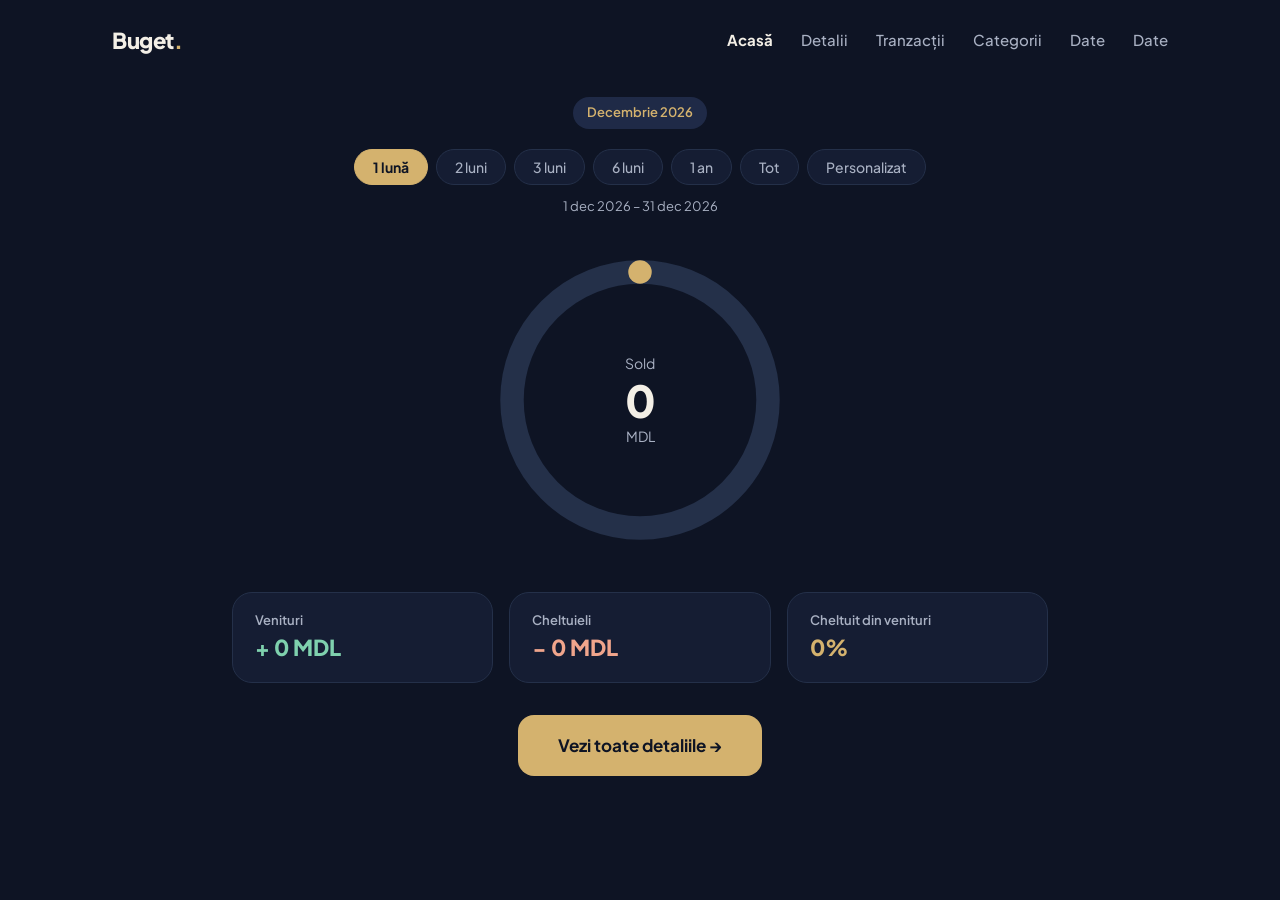
<file: index.html>
<!DOCTYPE html>
<html lang="ro">
<head>
  <meta charset="UTF-8">
  <meta name="viewport" content="width=device-width, initial-scale=1.0">
  <title>Buget – Acasă</title>
  <link rel="preconnect" href="https://fonts.googleapis.com">
  <link rel="preconnect" href="https://fonts.gstatic.com" crossorigin>
  <link href="https://fonts.googleapis.com/css2?family=Plus+Jakarta+Sans:wght@400;500;600;700;800&display=swap" rel="stylesheet">
  <link rel="stylesheet" href="assets/css/style.css">
</head>
<body>
  <header class="header">
    <div class="container header__inner">
      <a class="header__logo" href="index.html">Buget<span class="header__dot">.</span></a>
      <nav class="nav">
        <a class="nav__link nav__link--active" href="index.html">Acasă</a>
        <a class="nav__link" href="pages/detalii.html">Detalii</a>
        <a class="nav__link" href="pages/tranzactii.html">Tranzacții</a>
        <a class="nav__link" href="pages/detalii.html#categorii">Categorii</a>
        <a class="nav__link" href="pages/date.html">Date</a>
        <a class="nav__link" href="pages/date.html">Date</a>
      </nav>
    </div>
  </header>

  <main class="overview">
    <h1 class="visually-hidden">Prezentare generală</h1>
    <span class="chip" data-js="label"></span>
    <div class="period overview__period" data-js="period"></div>

    <div class="ring">
      <svg class="ring__svg" data-js="ring" viewBox="0 0 300 300" role="img" aria-label="Cheltuit din venituri">
        <circle class="ring__track" cx="150" cy="150" r="120"/>
        <circle class="ring__value" data-js="ring-value" cx="150" cy="150" r="120" stroke-dasharray="0 754"/>
      </svg>
      <div class="ring__center">
        <span class="ring__label">Sold</span>
        <span class="ring__amount" data-js="balance"></span>
        <span class="ring__currency">MDL</span>
      </div>
    </div>

    <div class="stats">
      <div class="stat">
        <div class="stat__label">Venituri</div>
        <div class="stat__value stat__value--income" data-js="income"></div>
      </div>
      <div class="stat">
        <div class="stat__label">Cheltuieli</div>
        <div class="stat__value stat__value--expense" data-js="expense"></div>
      </div>
      <div class="stat">
        <div class="stat__label">Cheltuit din venituri</div>
        <div class="stat__value stat__value--accent" data-js="percent"></div>
      </div>
    </div>

    <a class="button overview__cta" href="pages/detalii.html">Vezi toate detaliile →</a>
  </main>
  <script src="assets/js/data.js"></script>
  <script src="assets/js/script.js"></script>
</body>
</html>
</file>
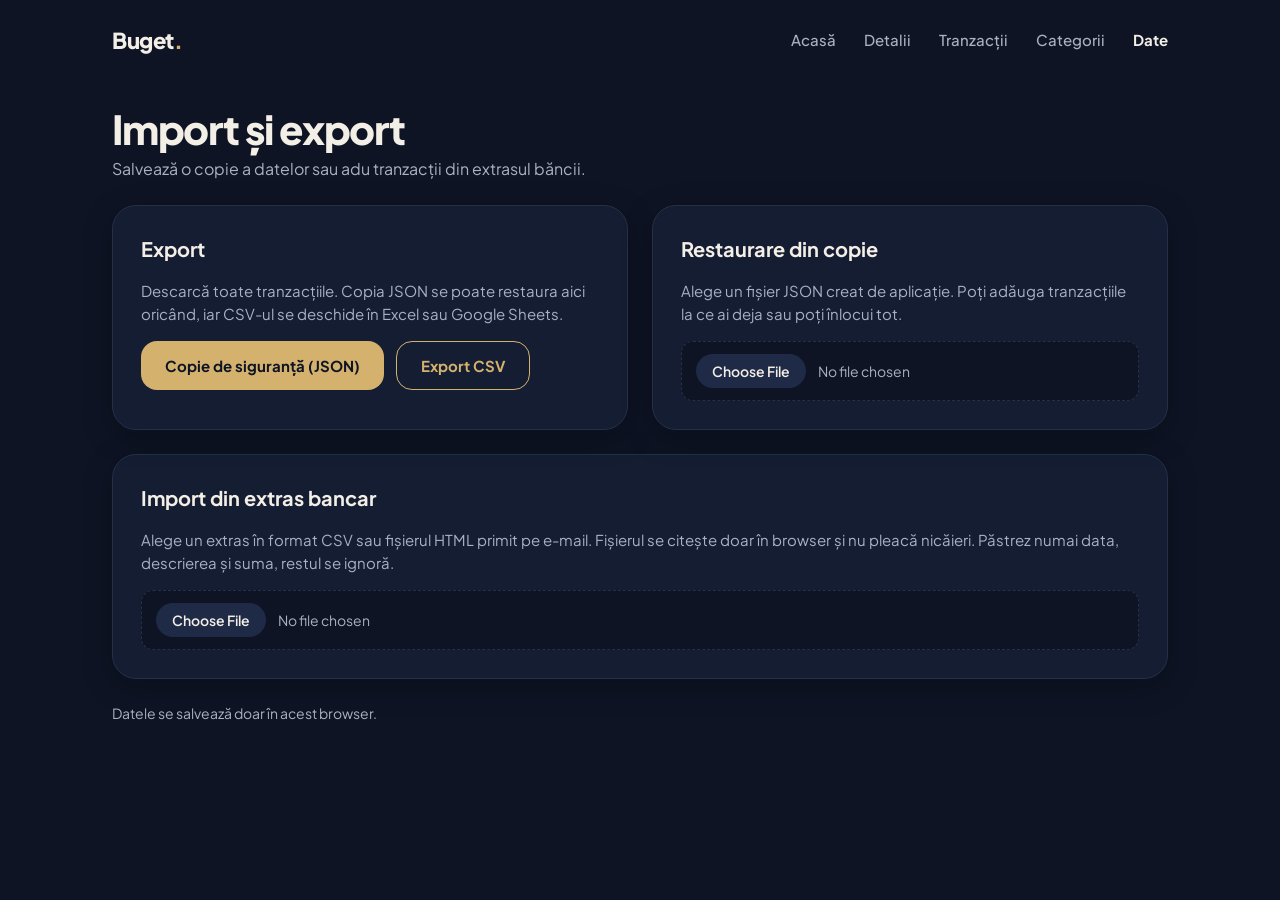
<file: pages/date.html>
<!DOCTYPE html>
<html lang="ro">
<head>
  <meta charset="UTF-8">
  <meta name="viewport" content="width=device-width, initial-scale=1.0">
  <title>Buget – Import și export</title>
  <link rel="preconnect" href="https://fonts.googleapis.com">
  <link rel="preconnect" href="https://fonts.gstatic.com" crossorigin>
  <link href="https://fonts.googleapis.com/css2?family=Plus+Jakarta+Sans:wght@400;500;600;700;800&display=swap" rel="stylesheet">
  <link rel="stylesheet" href="../assets/css/date.css">
</head>
<body>
  <header class="header">
    <div class="container header__inner">
      <a class="header__logo" href="../index.html">Buget<span class="header__dot">.</span></a>
      <nav class="nav">
        <a class="nav__link" href="../index.html">Acasă</a>
        <a class="nav__link" href="detalii.html">Detalii</a>
        <a class="nav__link" href="tranzactii.html">Tranzacții</a>
        <a class="nav__link" href="detalii.html#categorii">Categorii</a>
        <a class="nav__link nav__link--active" href="date.html">Date</a>
      </nav>
    </div>
  </header>

  <main class="container">
    <div class="page-head">
      <div>
        <h1 class="page-head__title">Import și export</h1>
        <p class="page-head__text">Salvează o copie a datelor sau adu tranzacții din extrasul băncii.</p>
      </div>
    </div>

    <section class="row">
      <div class="row__item card transfer">
        <h2 class="transfer__title">Export</h2>
        <p class="transfer__text">Descarcă toate tranzacțiile. Copia JSON se poate restaura aici oricând, iar CSV-ul se deschide în Excel sau Google Sheets.</p>
        <div class="transfer__actions">
          <button class="button transfer__button" type="button" data-js="export-json">Copie de siguranță (JSON)</button>
          <button class="button button--outline transfer__button" type="button" data-js="export-csv">Export CSV</button>
        </div>
        <p class="note" data-js="export-note" role="status"></p>
      </div>

      <div class="row__item card transfer">
        <h2 class="transfer__title">Restaurare din copie</h2>
        <p class="transfer__text">Alege un fișier JSON creat de aplicație. Poți adăuga tranzacțiile la ce ai deja sau poți înlocui tot.</p>
        <input class="transfer__file" type="file" accept=".json,application/json" aria-label="Fișier de copie (JSON)" data-js="restore-file">
        <p class="note" data-js="restore-info" role="status"></p>
        <div class="transfer__actions" data-js="restore-actions" hidden>
          <button class="button transfer__button" type="button" data-js="restore-merge">Adaugă la ce am</button>
          <button class="button button--outline transfer__button" type="button" data-js="restore-replace">Înlocuiește tot</button>
        </div>
      </div>
    </section>

    <section class="card import">
      <h2 class="transfer__title">Import din extras bancar</h2>
      <p class="transfer__text">Alege un extras în format CSV sau fișierul HTML primit pe e-mail. Fișierul se citește doar în browser și nu pleacă nicăieri. Păstrez numai data, descrierea și suma, restul se ignoră.</p>
      <input class="transfer__file" type="file" accept=".csv,.txt,.html,.htm,text/csv,text/html" aria-label="Extras bancar" data-js="import-file">
      <p class="note" data-js="import-message" role="status"></p>

      <div class="import__setup" data-js="import-setup" hidden>
        <h3 class="import__subtitle">1. Spune-mi ce conține fiecare coloană</h3>
        <div class="mapping" data-js="mapping"></div>
        <div class="options">
          <label class="option">
            <input class="option__input" type="checkbox" data-js="opt-header">
            <span class="option__text">Primul rând conține titlurile coloanelor</span>
          </label>
          <label class="option">
            <input class="option__input" type="checkbox" data-js="opt-invert">
            <span class="option__text">Inversează semnele (dacă cheltuielile apar ca pozitive)</span>
          </label>
          <label class="option">
            <input class="option__input" type="checkbox" data-js="opt-month-first">
            <span class="option__text">Datele sunt scrise lună/zi/an</span>
          </label>
        </div>
      </div>

      <div class="import__preview" data-js="import-preview" hidden>
        <h3 class="import__subtitle">2. Verifică și importă</h3>
        <p class="import__summary" data-js="import-summary"></p>
        <div class="import__scroll">
          <table class="preview">
            <thead>
              <tr>
                <th class="preview__cell preview__cell--head">Import</th>
                <th class="preview__cell preview__cell--head">Data</th>
                <th class="preview__cell preview__cell--head">Descriere</th>
                <th class="preview__cell preview__cell--head">Categorie</th>
                <th class="preview__cell preview__cell--head preview__cell--amount">Sumă</th>
              </tr>
            </thead>
            <tbody data-js="preview-body"></tbody>
          </table>
        </div>
        <button class="button import__run" type="button" data-js="import-run">Importă</button>
      </div>
    </section>
  </main>

  <footer class="container footer">Datele se salvează doar în acest browser.</footer>

  <script src="../assets/js/data.js"></script>
  <script src="../assets/js/date.js"></script>
</body>
</html>
</file>
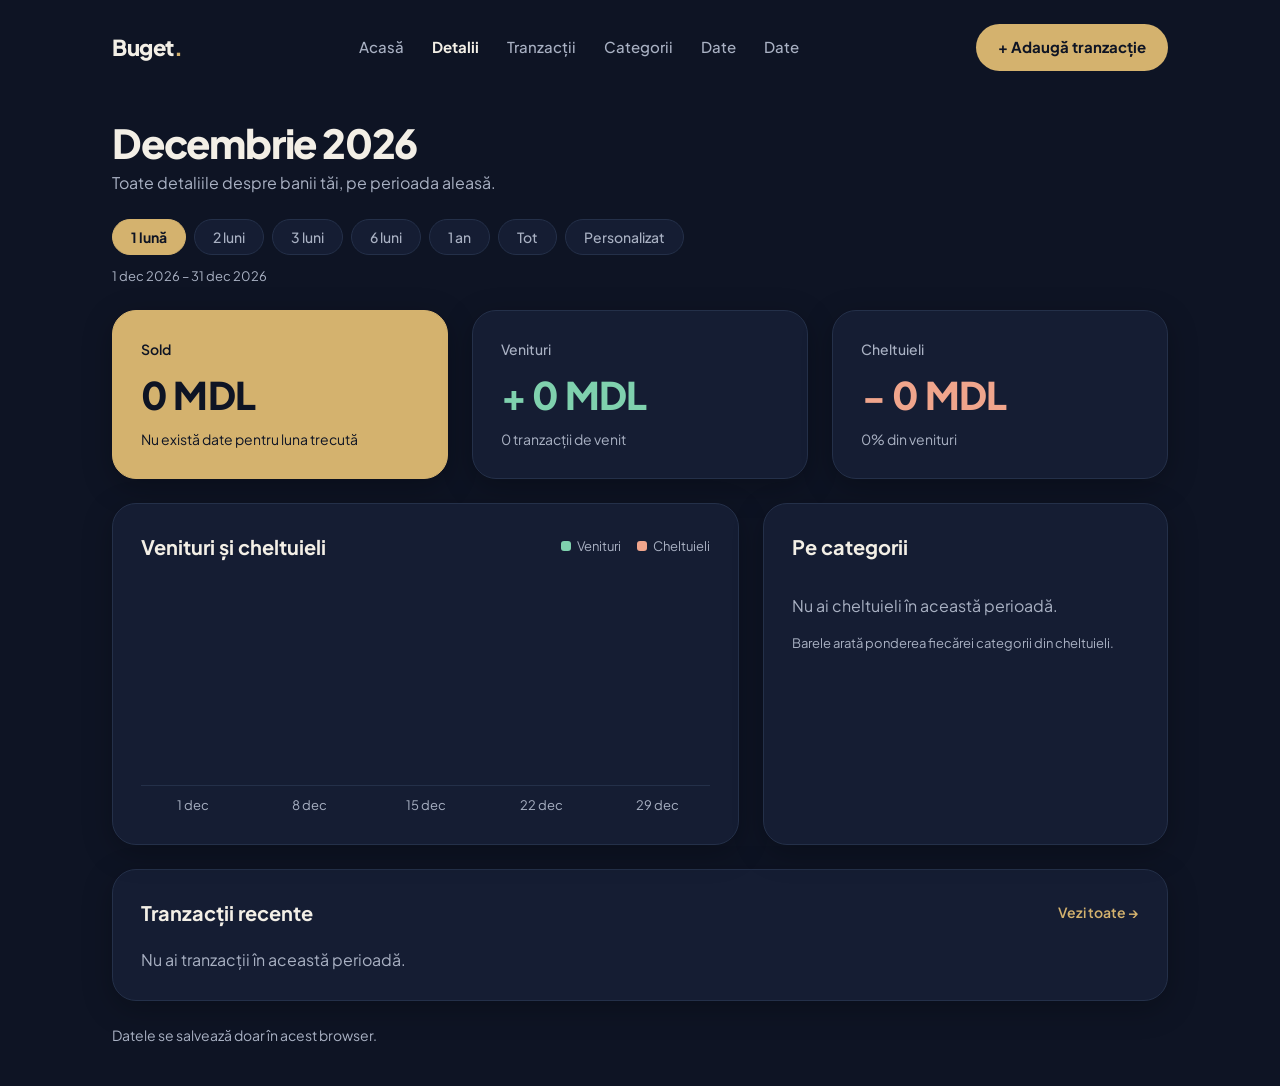
<file: pages/detalii.html>
<!DOCTYPE html>
<html lang="ro">
<head>
  <meta charset="UTF-8">
  <meta name="viewport" content="width=device-width, initial-scale=1.0">
  <title>Buget – Detalii</title>
  <link rel="preconnect" href="https://fonts.googleapis.com">
  <link rel="preconnect" href="https://fonts.gstatic.com" crossorigin>
  <link href="https://fonts.googleapis.com/css2?family=Plus+Jakarta+Sans:wght@400;500;600;700;800&display=swap" rel="stylesheet">
  <link rel="stylesheet" href="../assets/css/detalii.css">
</head>
<body>
  <header class="header">
    <div class="container header__inner">
      <a class="header__logo" href="../index.html">Buget<span class="header__dot">.</span></a>
      <nav class="nav">
        <a class="nav__link" href="../index.html">Acasă</a>
        <a class="nav__link nav__link--active" href="detalii.html">Detalii</a>
        <a class="nav__link" href="tranzactii.html">Tranzacții</a>
        <a class="nav__link" href="detalii.html#categorii">Categorii</a>
        <a class="nav__link" href="date.html">Date</a>
        <a class="nav__link" href="date.html">Date</a>
      </nav>
      <a class="button button--small" href="tranzactii.html#adauga">+ Adaugă tranzacție</a>
    </div>
  </header>

  <main class="container">
    <div class="page-head">
      <div>
        <h1 class="page-head__title" data-js="label"></h1>
        <p class="page-head__text">Toate detaliile despre banii tăi, pe perioada aleasă.</p>
      </div>
    </div>

    <div class="period" data-js="period"></div>

    <section class="row">
      <div class="row__item card card--accent">
        <div class="card__label card__label--on-accent">Sold</div>
        <div class="card__value" data-js="balance"></div>
        <div class="card__note card__note--on-accent" data-js="balance-note"></div>
      </div>
      <div class="row__item card">
        <div class="card__label">Venituri</div>
        <div class="card__value card__value--income" data-js="income"></div>
        <div class="card__note" data-js="income-note"></div>
      </div>
      <div class="row__item card">
        <div class="card__label">Cheltuieli</div>
        <div class="card__value card__value--expense" data-js="expense"></div>
        <div class="card__note" data-js="expense-note"></div>
      </div>
    </section>

    <section class="row">
      <div class="row__item row__item--wide card chart">
        <div class="chart__head">
          <h2 class="chart__title">Venituri și cheltuieli</h2>
          <div class="legend">
            <span><span class="legend__dot legend__dot--income"></span>Venituri</span>
            <span><span class="legend__dot legend__dot--expense"></span>Cheltuieli</span>
          </div>
        </div>
        <div class="chart__bars" data-js="chart-bars"></div>
        <div class="chart__months" data-js="chart-months"></div>
      </div>

      <div class="row__item card categories" id="categorii">
        <h2 class="categories__title">Pe categorii</h2>
        <div data-js="categories"></div>
        <p class="categories__note">Barele arată ponderea fiecărei categorii din cheltuieli.</p>
      </div>
    </section>

    <section class="card transactions" id="tranzactii">
      <div class="transactions__head">
        <h2 class="transactions__title">Tranzacții recente</h2>
        <a class="transactions__link" href="tranzactii.html">Vezi toate →</a>
      </div>
      <div data-js="transactions"></div>
    </section>
  </main>

  <footer class="container footer">Datele se salvează doar în acest browser.</footer>
  <script src="../assets/js/data.js"></script>
  <script src="../assets/js/detalii.js"></script>
</body>
</html>
</file>
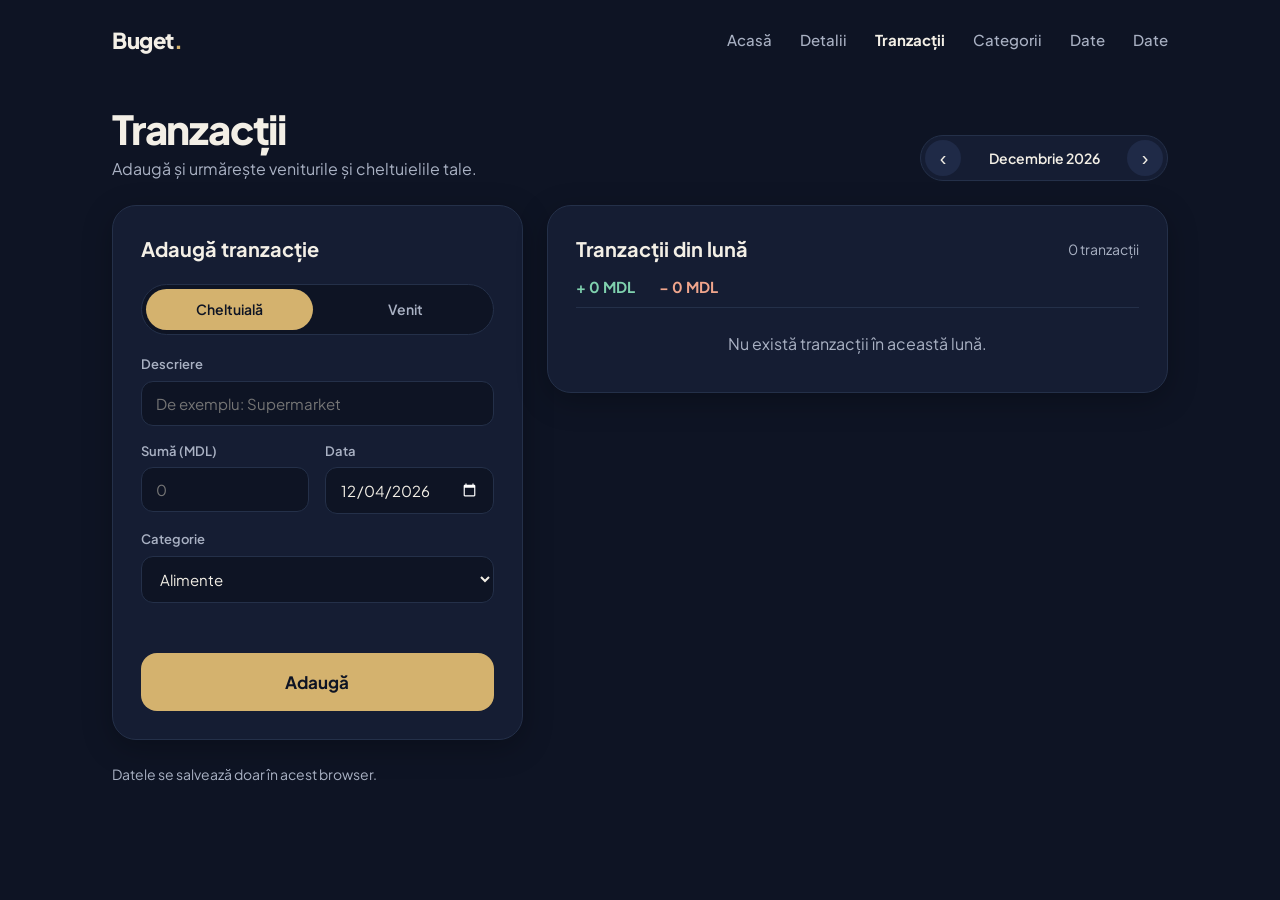
<file: pages/tranzactii.html>
<!DOCTYPE html>
<html lang="ro">
<head>
  <meta charset="UTF-8">
  <meta name="viewport" content="width=device-width, initial-scale=1.0">
  <title>Buget – Tranzacții</title>
  <link rel="preconnect" href="https://fonts.googleapis.com">
  <link rel="preconnect" href="https://fonts.gstatic.com" crossorigin>
  <link href="https://fonts.googleapis.com/css2?family=Plus+Jakarta+Sans:wght@400;500;600;700;800&display=swap" rel="stylesheet">
  <link rel="stylesheet" href="../assets/css/tranzactii.css">
</head>
<body>
  <header class="header">
    <div class="container header__inner">
      <a class="header__logo" href="../index.html">Buget<span class="header__dot">.</span></a>
      <nav class="nav">
        <a class="nav__link" href="../index.html">Acasă</a>
        <a class="nav__link" href="detalii.html">Detalii</a>
        <a class="nav__link nav__link--active" href="tranzactii.html">Tranzacții</a>
        <a class="nav__link" href="detalii.html#categorii">Categorii</a>
        <a class="nav__link" href="date.html">Date</a>
        <a class="nav__link" href="date.html">Date</a>
      </nav>
    </div>
  </header>

  <main class="container">
    <div class="page-head">
      <div>
        <h1 class="page-head__title">Tranzacții</h1>
        <p class="page-head__text">Adaugă și urmărește veniturile și cheltuielile tale.</p>
      </div>
      <div class="month-switch">
        <button class="month-switch__button" type="button" data-js="prev" aria-label="Luna anterioară">‹</button>
        <span class="month-switch__label" data-js="month"></span>
        <button class="month-switch__button" type="button" data-js="next" aria-label="Luna următoare">›</button>
      </div>
    </div>

    <div class="workspace">
      <section class="workspace__form card" id="adauga">
        <h2 class="form__title">Adaugă tranzacție</h2>
        <form class="form" data-js="form" novalidate>
          <div class="type-switch" role="radiogroup" aria-label="Tipul tranzacției">
            <label class="type-switch__option">
              <input class="type-switch__input" type="radio" name="type" value="expense" checked>
              <span class="type-switch__label">Cheltuială</span>
            </label>
            <label class="type-switch__option">
              <input class="type-switch__input" type="radio" name="type" value="income">
              <span class="type-switch__label">Venit</span>
            </label>
          </div>

          <div class="form__field">
            <label class="form__label" for="title">Descriere</label>
            <input class="form__input" id="title" name="title" type="text" maxlength="40" placeholder="De exemplu: Supermarket">
          </div>

          <div class="form__row">
            <div class="form__field">
              <label class="form__label" for="amount">Sumă (MDL)</label>
              <input class="form__input" id="amount" name="amount" type="number" inputmode="decimal" min="0" step="0.01" placeholder="0">
            </div>
            <div class="form__field">
              <label class="form__label" for="date">Data</label>
              <input class="form__input" id="date" name="date" type="date">
            </div>
          </div>

          <div class="form__field">
            <label class="form__label" for="category">Categorie</label>
            <select class="form__input" id="category" name="category" data-js="category"></select>
          </div>

          <p class="form__message" data-js="form-message" role="status"></p>
          <button class="button form__submit" type="submit">Adaugă</button>
        </form>
      </section>

      <section class="workspace__list card transactions">
        <div class="transactions__head">
          <h2 class="transactions__title">Tranzacții din lună</h2>
          <span class="workspace__count" data-js="count"></span>
        </div>
        <div class="workspace__totals">
          <span class="workspace__total workspace__total--income" data-js="income"></span>
          <span class="workspace__total workspace__total--expense" data-js="expense"></span>
        </div>
        <div data-js="list"></div>
      </section>
    </div>
  </main>

  <footer class="container footer">Datele se salvează doar în acest browser.</footer>

  <script src="../assets/js/data.js"></script>
  <script src="../assets/js/tranzactii.js"></script>
</body>
</html>
</file>
<file: assets/css/style.css>
/* ===== Bază ===== */

*,
*::before,
*::after {
  box-sizing: border-box;
}

body {
  margin: 0;
  min-height: 100vh;
  background: #0E1424;
  color: #F3EFE6;
  font-family: 'Plus Jakarta Sans', system-ui, sans-serif;
  line-height: 1.5;
}

a {
  color: inherit;
  text-decoration: none;
}

h1,
h2,
p {
  margin: 0;
}

.visually-hidden {
  position: absolute;
  width: 1px;
  height: 1px;
  overflow: hidden;
  clip: rect(0 0 0 0);
  white-space: nowrap;
}

.container {
  max-width: 1120px;
  margin: 0 auto;
  padding: 0 32px;
}

/* ===== Header și meniu ===== */

.header {
  padding: 24px 0;
}

.header__inner {
  display: flex;
  align-items: center;
  justify-content: space-between;
  flex-wrap: wrap;
  gap: 16px;
}

.header__logo {
  font-size: 22px;
  font-weight: 800;
  letter-spacing: -0.02em;
}

.header__dot {
  color: #D4B26E;
}

.nav {
  display: flex;
  flex-wrap: wrap;
  gap: 28px;
  font-size: 15px;
  font-weight: 500;
}

.nav__link {
  color: #A9B1C3;
  transition: color 0.2s;
}

.nav__link:hover {
  color: #F3EFE6;
}

.nav__link--active {
  color: #F3EFE6;
  font-weight: 700;
}

/* ===== Butoane și etichete ===== */

.button {
  display: inline-block;
  padding: 18px 40px;
  border-radius: 16px;
  background: #D4B26E;
  color: #0E1424;
  font-size: 17px;
  font-weight: 700;
  transition: opacity 0.2s;
}

.button:hover {
  opacity: 0.9;
}

.button--small {
  padding: 12px 22px;
  border-radius: 999px;
  font-size: 15px;
}

.chip {
  display: inline-block;
  padding: 6px 14px;
  border-radius: 999px;
  background: #1F2A47;
  color: #D4B26E;
  font-size: 13px;
  font-weight: 600;
}

/* ===== Pagina Acasă ===== */

.overview {
  display: flex;
  flex-direction: column;
  align-items: center;
  max-width: 880px;
  margin: 0 auto;
  padding: 16px 32px 56px;
  text-align: center;
}

.overview__cta {
  margin-top: 32px;
}

.ring {
  position: relative;
  width: 320px;
  height: 320px;
  margin-top: 24px;
}

.ring__svg {
  display: block;
  width: 100%;
  height: 100%;
  transform: rotate(-90deg);
}

.ring__track {
  fill: none;
  stroke: #243049;
  stroke-width: 22;
}

.ring__value {
  fill: none;
  stroke: #D4B26E;
  stroke-width: 22;
  stroke-linecap: round;
}

.ring__center {
  position: absolute;
  inset: 0;
  display: flex;
  flex-direction: column;
  align-items: center;
  justify-content: center;
}

.ring__label,
.ring__currency {
  font-size: 14px;
  color: #A9B1C3;
}

.ring__amount {
  font-size: 44px;
  font-weight: 800;
  letter-spacing: -0.03em;
  line-height: 1.2;
}

.stats {
  display: flex;
  flex-wrap: wrap;
  gap: 16px;
  width: 100%;
  margin-top: 32px;
}

.stat {
  flex: 1 1 180px;
  padding: 18px 22px;
  background: #151D33;
  border: 1px solid #243049;
  border-radius: 20px;
  text-align: left;
}

.stat__label {
  font-size: 13px;
  font-weight: 600;
  color: #A9B1C3;
}

.stat__value {
  font-size: 22px;
  font-weight: 800;
}

.stat__value--income {
  color: #7FD1AE;
}

.stat__value--expense {
  color: #F0A58C;
}

.stat__value--accent {
  color: #D4B26E;
}

/* ===== Ecrane mici ===== */

@media (max-width: 640px) {
  .container {
    padding: 0 20px;
  }

  .overview {
    padding: 16px 20px 40px;
  }

  .ring {
    width: 260px;
    height: 260px;
  }

  .ring__amount {
    font-size: 36px;
  }
}

/* ===== Perioada afișată ===== */
.period {
  display: flex;
  flex-direction: column;
  align-items: center;
  gap: 12px;
  margin-bottom: 0;
}

.period__options {
  display: flex;
  flex-wrap: wrap;
  justify-content: center;
  gap: 8px;
}

.period__option {
  padding: 8px 18px;
  background: #151D33;
  border: 1px solid #243049;
  border-radius: 999px;
  color: #A9B1C3;
  font-family: inherit;
  font-size: 14px;
  font-weight: 500;
  cursor: pointer;
  transition: color 0.2s;
}

.period__option:hover {
  color: #F3EFE6;
}

.period__option:focus-visible {
  outline: 2px solid #F3EFE6;
  outline-offset: 2px;
}

.period__option--active {
  background: #D4B26E;
  border-color: #D4B26E;
  color: #0E1424;
  font-weight: 700;
}

.period__custom {
  display: none;
  flex-wrap: wrap;
  justify-content: center;
  gap: 16px;
  width: 100%;
  max-width: 420px;
}

.period__custom--open {
  display: flex;
}

.period__field {
  flex: 1 1 150px;
  text-align: left;
}

.period__label {
  display: block;
  margin-bottom: 6px;
  font-size: 13px;
  font-weight: 600;
  color: #A9B1C3;
}

.period__input {
  width: 100%;
  padding: 10px 14px;
  background: #0E1424;
  border: 1px solid #243049;
  border-radius: 12px;
  color: #F3EFE6;
  color-scheme: dark;
  font-family: inherit;
  font-size: 15px;
}

.period__input:focus {
  outline: 2px solid #D4B26E;
  outline-offset: 1px;
  border-color: #D4B26E;
}

.period__text {
  font-size: 13px;
  color: #A9B1C3;
  text-align: center;
}

.overview__period {
  width: 100%;
  margin-top: 20px;
}
</file>
<file: assets/css/date.css>
/* ===== Bază ===== */

*,
*::before,
*::after {
  box-sizing: border-box;
}

body {
  margin: 0;
  min-height: 100vh;
  background: #0E1424;
  color: #F3EFE6;
  font-family: 'Plus Jakarta Sans', system-ui, sans-serif;
  line-height: 1.5;
}

a {
  color: inherit;
  text-decoration: none;
}

h1,
h2,
p {
  margin: 0;
}

.container {
  max-width: 1120px;
  margin: 0 auto;
  padding: 0 32px;
}

/* ===== Header și meniu ===== */

.header {
  padding: 24px 0;
}

.header__inner {
  display: flex;
  align-items: center;
  justify-content: space-between;
  flex-wrap: wrap;
  gap: 16px;
}

.header__logo {
  font-size: 22px;
  font-weight: 800;
  letter-spacing: -0.02em;
}

.header__dot {
  color: #D4B26E;
}

.nav {
  display: flex;
  flex-wrap: wrap;
  gap: 28px;
  font-size: 15px;
  font-weight: 500;
}

.nav__link {
  color: #A9B1C3;
  transition: color 0.2s;
}

.nav__link:hover {
  color: #F3EFE6;
}

.nav__link--active {
  color: #F3EFE6;
  font-weight: 700;
}

/* ===== Butoane și etichete ===== */

.button {
  display: inline-block;
  padding: 18px 40px;
  border-radius: 16px;
  background: #D4B26E;
  color: #0E1424;
  font-size: 17px;
  font-weight: 700;
  transition: opacity 0.2s;
}

.button:hover {
  opacity: 0.9;
}

/* ===== Footer ===== */

.footer {
  padding-bottom: 40px;
  font-size: 14px;
  color: #A9B1C3;
}

.page-head {
  display: flex;
  align-items: flex-end;
  justify-content: space-between;
  flex-wrap: wrap;
  gap: 16px;
  padding: 24px 0;
}

.page-head__title {
  font-size: 40px;
  font-weight: 800;
  letter-spacing: -0.03em;
  line-height: 1.2;
}

.page-head__text {
  margin-top: 4px;
  color: #A9B1C3;
}

/* ===== Carduri ===== */

.card {
  padding: 28px;
  background: #151D33;
  border: 1px solid #243049;
  border-radius: 24px;
  box-shadow: 0 8px 30px rgba(0, 0, 0, 0.25);
}

/* ===== Pagina Detalii ===== */

.row {
  display: flex;
  flex-wrap: wrap;
  gap: 24px;
  margin-bottom: 24px;
}

.row__item {
  flex: 1 1 300px;
}

/* ===== Ecrane mici ===== */

@media (max-width: 640px) {
  .container {
    padding: 0 20px;
  }

  .page-head__title {
    font-size: 32px;
  }
}

/* ===== Pagina Date ===== */
[hidden] {
  display: none !important;
}

.transfer {
  display: flex;
  flex-direction: column;
  gap: 16px;
}

.transfer__title {
  font-size: 20px;
  font-weight: 700;
}

.transfer__text {
  font-size: 15px;
  color: #A9B1C3;
}

.transfer__actions {
  display: flex;
  flex-wrap: wrap;
  gap: 12px;
}

.transfer__button {
  padding: 14px 24px;
  border: 0;
  font-family: inherit;
  font-size: 15px;
  cursor: pointer;
}

.transfer__file {
  width: 100%;
  padding: 12px 14px;
  background: #0E1424;
  border: 1px dashed #243049;
  border-radius: 12px;
  color: #A9B1C3;
  font-family: inherit;
  font-size: 14px;
  cursor: pointer;
}

.transfer__file::file-selector-button {
  margin-right: 12px;
  padding: 8px 16px;
  background: #1F2A47;
  border: 0;
  border-radius: 999px;
  color: #F3EFE6;
  font-family: inherit;
  font-weight: 600;
  cursor: pointer;
}

.transfer__file:focus-visible {
  outline: 2px solid #D4B26E;
  outline-offset: 2px;
}

.button--outline {
  background: transparent;
  border: 1px solid #D4B26E;
  color: #D4B26E;
}

.note {
  font-size: 14px;
  color: #7FD1AE;
}

.note:empty {
  display: none;
}

.note--error {
  color: #F0A58C;
}

/* ----- Importul din extras ----- */
.import {
  display: flex;
  flex-direction: column;
  gap: 16px;
  margin-bottom: 24px;
}

.import__subtitle {
  margin: 8px 0 12px;
  font-size: 16px;
  font-weight: 700;
}

.import__setup,
.import__preview {
  margin-top: 8px;
}

.import__summary {
  margin-bottom: 12px;
  font-size: 14px;
  color: #A9B1C3;
}

.import__scroll {
  max-height: 440px;
  overflow: auto;
  border: 1px solid #243049;
  border-radius: 16px;
}

.import__run {
  margin-top: 16px;
  border: 0;
  font-family: inherit;
  cursor: pointer;
}

.import__run:disabled {
  opacity: 0.4;
  cursor: not-allowed;
}

.mapping {
  display: flex;
  flex-wrap: wrap;
  gap: 16px;
  margin-bottom: 16px;
}

.mapping__field {
  flex: 1 1 200px;
}

.mapping__label {
  display: block;
  margin-bottom: 6px;
  font-size: 13px;
  font-weight: 600;
  color: #A9B1C3;
}

.mapping__select {
  width: 100%;
  padding: 10px 14px;
  background: #0E1424;
  border: 1px solid #243049;
  border-radius: 12px;
  color: #F3EFE6;
  color-scheme: dark;
  font-family: inherit;
  font-size: 14px;
}

.mapping__select:focus {
  outline: 2px solid #D4B26E;
  outline-offset: 1px;
}

.options {
  display: flex;
  flex-direction: column;
  gap: 10px;
}

.option {
  display: flex;
  align-items: center;
  gap: 10px;
  font-size: 14px;
  cursor: pointer;
}

.option__input {
  width: 18px;
  height: 18px;
  accent-color: #D4B26E;
}

.option__text {
  color: #F3EFE6;
}

.preview {
  width: 100%;
  border-collapse: collapse;
  font-size: 14px;
}

.preview__cell {
  padding: 10px 14px;
  border-bottom: 1px solid #243049;
  text-align: left;
  vertical-align: middle;
}

.preview__cell--head {
  position: sticky;
  top: 0;
  background: #1F2A47;
  color: #A9B1C3;
  font-size: 13px;
  font-weight: 600;
  white-space: nowrap;
}

.preview__cell--amount {
  text-align: right;
  white-space: nowrap;
  font-weight: 700;
}

.preview__cell--income {
  color: #7FD1AE;
}

.preview__cell--expense {
  color: #F0A58C;
}

.preview__row--duplicate {
  opacity: 0.55;
}

.preview__check {
  width: 18px;
  height: 18px;
  accent-color: #D4B26E;
}

.preview__select {
  padding: 6px 10px;
  background: #0E1424;
  border: 1px solid #243049;
  border-radius: 10px;
  color: #F3EFE6;
  color-scheme: dark;
  font-family: inherit;
  font-size: 13px;
}

.preview__tag {
  margin-left: 8px;
  padding: 2px 10px;
  background: #1F2A47;
  border-radius: 999px;
  color: #A9B1C3;
  font-size: 12px;
}

/* ===== Ecrane mici ===== */
@media (max-width: 640px) {
  .transfer__button {
    width: 100%;
  }
}
</file>
<file: assets/css/detalii.css>
/* ===== Bază ===== */

*,
*::before,
*::after {
  box-sizing: border-box;
}

body {
  margin: 0;
  min-height: 100vh;
  background: #0E1424;
  color: #F3EFE6;
  font-family: 'Plus Jakarta Sans', system-ui, sans-serif;
  line-height: 1.5;
}

a {
  color: inherit;
  text-decoration: none;
}

h1,
h2,
p {
  margin: 0;
}

.container {
  max-width: 1120px;
  margin: 0 auto;
  padding: 0 32px;
}

/* ===== Header și meniu ===== */

.header {
  padding: 24px 0;
}

.header__inner {
  display: flex;
  align-items: center;
  justify-content: space-between;
  flex-wrap: wrap;
  gap: 16px;
}

.header__logo {
  font-size: 22px;
  font-weight: 800;
  letter-spacing: -0.02em;
}

.header__dot {
  color: #D4B26E;
}

.nav {
  display: flex;
  flex-wrap: wrap;
  gap: 28px;
  font-size: 15px;
  font-weight: 500;
}

.nav__link {
  color: #A9B1C3;
  transition: color 0.2s;
}

.nav__link:hover {
  color: #F3EFE6;
}

.nav__link--active {
  color: #F3EFE6;
  font-weight: 700;
}

/* ===== Butoane și etichete ===== */

.button {
  display: inline-block;
  padding: 18px 40px;
  border-radius: 16px;
  background: #D4B26E;
  color: #0E1424;
  font-size: 17px;
  font-weight: 700;
  transition: opacity 0.2s;
}

.button:hover {
  opacity: 0.9;
}

.button--small {
  padding: 12px 22px;
  border-radius: 999px;
  font-size: 15px;
}

/* ===== Footer ===== */

.footer {
  padding-bottom: 40px;
  font-size: 14px;
  color: #A9B1C3;
}

.page-head {
  display: flex;
  align-items: flex-end;
  justify-content: space-between;
  flex-wrap: wrap;
  gap: 16px;
  padding: 24px 0;
}

.page-head__title {
  font-size: 40px;
  font-weight: 800;
  letter-spacing: -0.03em;
  line-height: 1.2;
}

.page-head__text {
  margin-top: 4px;
  color: #A9B1C3;
}

/* ===== Carduri ===== */

.card {
  padding: 28px;
  background: #151D33;
  border: 1px solid #243049;
  border-radius: 24px;
  box-shadow: 0 8px 30px rgba(0, 0, 0, 0.25);
}

.card--accent {
  background: #D4B26E;
  border-color: #D4B26E;
  color: #0E1424;
}

.card__label {
  font-size: 14px;
  font-weight: 500;
  color: #A9B1C3;
}

.card__label--on-accent {
  color: #0E1424;
  font-weight: 600;
}

.card__value {
  margin: 6px 0;
  font-size: 38px;
  font-weight: 800;
  letter-spacing: -0.02em;
}

.card__value--income {
  color: #7FD1AE;
}

.card__value--expense {
  color: #F0A58C;
}

.card__note {
  font-size: 14px;
  color: #A9B1C3;
}

.card__note--on-accent {
  color: #0E1424;
}

/* ===== Tranzacții ===== */

.transactions {
  padding-bottom: 12px;
  margin-bottom: 24px;
}

.transactions__head {
  display: flex;
  align-items: center;
  justify-content: space-between;
  margin-bottom: 12px;
}

.transactions__title {
  font-size: 20px;
  font-weight: 700;
}

.transactions__link {
  color: #D4B26E;
  font-size: 14px;
  font-weight: 600;
}

.transaction {
  display: flex;
  align-items: center;
  flex-wrap: wrap;
  gap: 16px;
  padding: 16px 0;
  border-top: 1px solid #243049;
}

.transaction__icon {
  flex: none;
  width: 44px;
  height: 44px;
  border-radius: 14px;
  background: #1F2A47;
}

.transaction__info {
  flex: 1 1 180px;
}

.transaction__name {
  font-size: 15px;
  font-weight: 600;
}

.transaction__date {
  font-size: 13px;
  color: #A9B1C3;
}

.transaction__tag {
  padding: 4px 12px;
  border-radius: 999px;
  background: #1F2A47;
  color: #A9B1C3;
  font-size: 13px;
  font-weight: 500;
}

.transaction__amount {
  min-width: 110px;
  text-align: right;
  font-size: 16px;
  font-weight: 700;
}

.transaction__amount--income {
  color: #7FD1AE;
}

.transaction__amount--expense {
  color: #F0A58C;
}

/* ===== Pagina Detalii ===== */

.row {
  display: flex;
  flex-wrap: wrap;
  gap: 24px;
  margin-bottom: 24px;
}

.row__item {
  flex: 1 1 300px;
}

.row__item--wide {
  flex: 1.4 1 480px;
}

/* ===== Grafic ===== */

.chart__head {
  display: flex;
  flex-wrap: wrap;
  align-items: center;
  justify-content: space-between;
  gap: 12px;
  margin-bottom: 24px;
}

.chart__title {
  font-size: 20px;
  font-weight: 700;
}

.legend {
  display: flex;
  gap: 16px;
  font-size: 13px;
  color: #A9B1C3;
}

.legend__dot {
  display: inline-block;
  width: 10px;
  height: 10px;
  margin-right: 6px;
  border-radius: 3px;
}

.legend__dot--income {
  background: #7FD1AE;
}

.legend__dot--expense {
  background: #F0A58C;
}

.chart__bars {
  display: flex;
  align-items: flex-end;
  justify-content: space-between;
  gap: 12px;
  height: 200px;
  border-bottom: 1px solid #243049;
}

.chart__group {
  display: flex;
  flex: 1;
  align-items: flex-end;
  justify-content: center;
  gap: 6px;
}

.chart__bar {
  flex: 1;
  max-width: 20px;
  min-width: 3px;
  border-radius: 8px 8px 0 0;
}

.chart__bar--income {
  background: #7FD1AE;
}

.chart__bar--expense {
  background: #F0A58C;
}

.chart__months {
  display: flex;
  justify-content: space-between;
  gap: 12px;
  padding-top: 10px;
  font-size: 13px;
  color: #A9B1C3;
}

.chart__month {
  flex: 1;
  text-align: center;
}

/* ===== Categorii ===== */

.categories__title {
  margin-bottom: 24px;
  font-size: 20px;
  font-weight: 700;
}

.category {
  margin-bottom: 20px;
}

.category__row {
  display: flex;
  justify-content: space-between;
  margin-bottom: 8px;
  font-size: 15px;
  font-weight: 600;
}

.category__track {
  height: 10px;
  background: #243049;
  border-radius: 999px;
}

.category__fill {
  height: 10px;
  background: #D4B26E;
  border-radius: 999px;
}

.categories__note {
  font-size: 13px;
  color: #A9B1C3;
}

/* ----- Butonul de ștergere din rândul tranzacției ----- */

.transaction__delete {
  flex: none;
  width: 36px;
  height: 36px;
  border: 0;
  border-radius: 50%;
  background: transparent;
  color: #A9B1C3;
  font-size: 22px;
  line-height: 1;
  cursor: pointer;
  transition: background 0.2s, color 0.2s;
}

.transaction__delete:hover {
  background: #1F2A47;
  color: #F0A58C;
}

.transaction__delete:focus-visible {
  outline: 2px solid #D4B26E;
}

/* ===== Ecrane mici ===== */

@media (max-width: 640px) {
  .container {
    padding: 0 20px;
  }

  .page-head__title {
    font-size: 32px;
  }
}

.categories__empty,
.transactions__empty {
  padding: 8px 0 16px;
  color: #A9B1C3;
}

/* ===== Perioada afișată ===== */
.period {
  display: flex;
  flex-direction: column;
  align-items: flex-start;
  gap: 12px;
  margin-bottom: 24px;
}

.period__options {
  display: flex;
  flex-wrap: wrap;
  justify-content: flex-start;
  gap: 8px;
}

.period__option {
  padding: 8px 18px;
  background: #151D33;
  border: 1px solid #243049;
  border-radius: 999px;
  color: #A9B1C3;
  font-family: inherit;
  font-size: 14px;
  font-weight: 500;
  cursor: pointer;
  transition: color 0.2s;
}

.period__option:hover {
  color: #F3EFE6;
}

.period__option:focus-visible {
  outline: 2px solid #F3EFE6;
  outline-offset: 2px;
}

.period__option--active {
  background: #D4B26E;
  border-color: #D4B26E;
  color: #0E1424;
  font-weight: 700;
}

.period__custom {
  display: none;
  flex-wrap: wrap;
  justify-content: flex-start;
  gap: 16px;
  width: 100%;
  max-width: 420px;
}

.period__custom--open {
  display: flex;
}

.period__field {
  flex: 1 1 150px;
  text-align: left;
}

.period__label {
  display: block;
  margin-bottom: 6px;
  font-size: 13px;
  font-weight: 600;
  color: #A9B1C3;
}

.period__input {
  width: 100%;
  padding: 10px 14px;
  background: #0E1424;
  border: 1px solid #243049;
  border-radius: 12px;
  color: #F3EFE6;
  color-scheme: dark;
  font-family: inherit;
  font-size: 15px;
}

.period__input:focus {
  outline: 2px solid #D4B26E;
  outline-offset: 1px;
  border-color: #D4B26E;
}

.period__text {
  font-size: 13px;
  color: #A9B1C3;
  text-align: left;
}
</file>
<file: assets/css/tranzactii.css>
/* ===== Bază ===== */

*,
*::before,
*::after {
  box-sizing: border-box;
}

body {
  margin: 0;
  min-height: 100vh;
  background: #0E1424;
  color: #F3EFE6;
  font-family: 'Plus Jakarta Sans', system-ui, sans-serif;
  line-height: 1.5;
}

a {
  color: inherit;
  text-decoration: none;
}

h1,
h2,
p {
  margin: 0;
}

.container {
  max-width: 1120px;
  margin: 0 auto;
  padding: 0 32px;
}

/* ===== Header și meniu ===== */

.header {
  padding: 24px 0;
}

.header__inner {
  display: flex;
  align-items: center;
  justify-content: space-between;
  flex-wrap: wrap;
  gap: 16px;
}

.header__logo {
  font-size: 22px;
  font-weight: 800;
  letter-spacing: -0.02em;
}

.header__dot {
  color: #D4B26E;
}

.nav {
  display: flex;
  flex-wrap: wrap;
  gap: 28px;
  font-size: 15px;
  font-weight: 500;
}

.nav__link {
  color: #A9B1C3;
  transition: color 0.2s;
}

.nav__link:hover {
  color: #F3EFE6;
}

.nav__link--active {
  color: #F3EFE6;
  font-weight: 700;
}

/* ===== Butoane și etichete ===== */

.button {
  display: inline-block;
  padding: 18px 40px;
  border-radius: 16px;
  background: #D4B26E;
  color: #0E1424;
  font-size: 17px;
  font-weight: 700;
  transition: opacity 0.2s;
}

.button:hover {
  opacity: 0.9;
}

.button--small {
  padding: 12px 22px;
  border-radius: 999px;
  font-size: 15px;
}

/* ===== Footer ===== */

.footer {
  padding-bottom: 40px;
  font-size: 14px;
  color: #A9B1C3;
}

.page-head {
  display: flex;
  align-items: flex-end;
  justify-content: space-between;
  flex-wrap: wrap;
  gap: 16px;
  padding: 24px 0;
}

.page-head__title {
  font-size: 40px;
  font-weight: 800;
  letter-spacing: -0.03em;
  line-height: 1.2;
}

.page-head__text {
  margin-top: 4px;
  color: #A9B1C3;
}

/* ===== Carduri ===== */

.card {
  padding: 28px;
  background: #151D33;
  border: 1px solid #243049;
  border-radius: 24px;
  box-shadow: 0 8px 30px rgba(0, 0, 0, 0.25);
}

.card--accent {
  background: #D4B26E;
  border-color: #D4B26E;
  color: #0E1424;
}

.card__label {
  font-size: 14px;
  font-weight: 500;
  color: #A9B1C3;
}

.card__label--on-accent {
  color: #0E1424;
  font-weight: 600;
}

.card__value {
  margin: 6px 0;
  font-size: 38px;
  font-weight: 800;
  letter-spacing: -0.02em;
}

.card__value--income {
  color: #7FD1AE;
}

.card__value--expense {
  color: #F0A58C;
}

.card__note {
  font-size: 14px;
  color: #A9B1C3;
}

.card__note--on-accent {
  color: #0E1424;
}

/* ===== Tranzacții ===== */

.transactions {
  padding-bottom: 12px;
  margin-bottom: 24px;
}

.transactions__head {
  display: flex;
  align-items: center;
  justify-content: space-between;
  margin-bottom: 12px;
}

.transactions__title {
  font-size: 20px;
  font-weight: 700;
}

.transactions__link {
  color: #D4B26E;
  font-size: 14px;
  font-weight: 600;
}

.transaction {
  display: flex;
  align-items: center;
  flex-wrap: wrap;
  gap: 16px;
  padding: 16px 0;
  border-top: 1px solid #243049;
}

.transaction__icon {
  flex: none;
  width: 44px;
  height: 44px;
  border-radius: 14px;
  background: #1F2A47;
}

.transaction__info {
  flex: 1 1 180px;
}

.transaction__name {
  font-size: 15px;
  font-weight: 600;
}

.transaction__date {
  font-size: 13px;
  color: #A9B1C3;
}

.transaction__tag {
  padding: 4px 12px;
  border-radius: 999px;
  background: #1F2A47;
  color: #A9B1C3;
  font-size: 13px;
  font-weight: 500;
}

.transaction__amount {
  min-width: 110px;
  text-align: right;
  font-size: 16px;
  font-weight: 700;
}

.transaction__amount--income {
  color: #7FD1AE;
}

.transaction__amount--expense {
  color: #F0A58C;
}

/* ----- Schimbarea lunii ----- */

.month-switch {
  display: flex;
  align-items: center;
  gap: 8px;
  padding: 4px;
  background: #151D33;
  border: 1px solid #243049;
  border-radius: 999px;
}

.month-switch__button {
  width: 36px;
  height: 36px;
  border: 0;
  border-radius: 50%;
  background: #1F2A47;
  color: #F3EFE6;
  font-size: 20px;
  line-height: 1;
  cursor: pointer;
  transition: opacity 0.2s;
}

.month-switch__button:hover {
  opacity: 0.8;
}

.month-switch__label {
  min-width: 150px;
  text-align: center;
  font-size: 14px;
  font-weight: 600;
}

/* ----- Aranjarea paginii ----- */

.workspace {
  display: flex;
  flex-wrap: wrap;
  align-items: flex-start;
  gap: 24px;
  margin-bottom: 24px;
}

.workspace__form {
  flex: 1 1 340px;
}

.workspace__list {
  flex: 2 1 480px;
  margin-bottom: 0;
}

.workspace__count {
  font-size: 14px;
  color: #A9B1C3;
}

.workspace__totals {
  display: flex;
  flex-wrap: wrap;
  gap: 24px;
  margin-bottom: 8px;
  font-size: 15px;
  font-weight: 700;
}

.workspace__total--income {
  color: #7FD1AE;
}

.workspace__total--expense {
  color: #F0A58C;
}

.workspace__empty {
  padding: 24px 0;
  border-top: 1px solid #243049;
  text-align: center;
  color: #A9B1C3;
}

/* ----- Comutator Cheltuială / Venit ----- */

.type-switch {
  display: flex;
  gap: 8px;
  margin-bottom: 20px;
  padding: 4px;
  background: #0E1424;
  border: 1px solid #243049;
  border-radius: 999px;
}

.type-switch__option {
  position: relative;
  flex: 1;
  cursor: pointer;
}

.type-switch__input {
  position: absolute;
  inset: 0;
  opacity: 0;
  cursor: pointer;
}

.type-switch__label {
  display: block;
  padding: 10px 0;
  border-radius: 999px;
  text-align: center;
  font-size: 14px;
  font-weight: 600;
  color: #A9B1C3;
}

.type-switch__input:checked + .type-switch__label {
  background: #D4B26E;
  color: #0E1424;
}

.type-switch__input:focus-visible + .type-switch__label {
  outline: 2px solid #F3EFE6;
  outline-offset: 2px;
}

/* ----- Formular ----- */

.form__title {
  margin-bottom: 20px;
  font-size: 20px;
  font-weight: 700;
}

.form__row {
  display: flex;
  flex-wrap: wrap;
  gap: 16px;
}

.form__field {
  flex: 1 1 140px;
  margin-bottom: 16px;
}

.form__label {
  display: block;
  margin-bottom: 6px;
  font-size: 13px;
  font-weight: 600;
  color: #A9B1C3;
}

.form__input {
  width: 100%;
  padding: 12px 14px;
  background: #0E1424;
  border: 1px solid #243049;
  border-radius: 12px;
  color: #F3EFE6;
  color-scheme: dark;
  font-family: inherit;
  font-size: 15px;
}

.form__input:focus {
  outline: 2px solid #D4B26E;
  outline-offset: 1px;
  border-color: #D4B26E;
}

.form__message {
  min-height: 22px;
  margin-bottom: 12px;
  font-size: 14px;
  color: #7FD1AE;
}

.form__message--error {
  color: #F0A58C;
}

.form__submit {
  width: 100%;
  border: 0;
  font-family: inherit;
  cursor: pointer;
}

/* ----- Butonul de ștergere din rândul tranzacției ----- */

.transaction__delete {
  flex: none;
  width: 36px;
  height: 36px;
  border: 0;
  border-radius: 50%;
  background: transparent;
  color: #A9B1C3;
  font-size: 22px;
  line-height: 1;
  cursor: pointer;
  transition: background 0.2s, color 0.2s;
}

.transaction__delete:hover {
  background: #1F2A47;
  color: #F0A58C;
}

.transaction__delete:focus-visible {
  outline: 2px solid #D4B26E;
}

/* ===== Ecrane mici ===== */

@media (max-width: 640px) {
  .container {
    padding: 0 20px;
  }

  .page-head__title {
    font-size: 32px;
  }

  .month-switch__label {
    min-width: 120px;
  }
}
</file>
